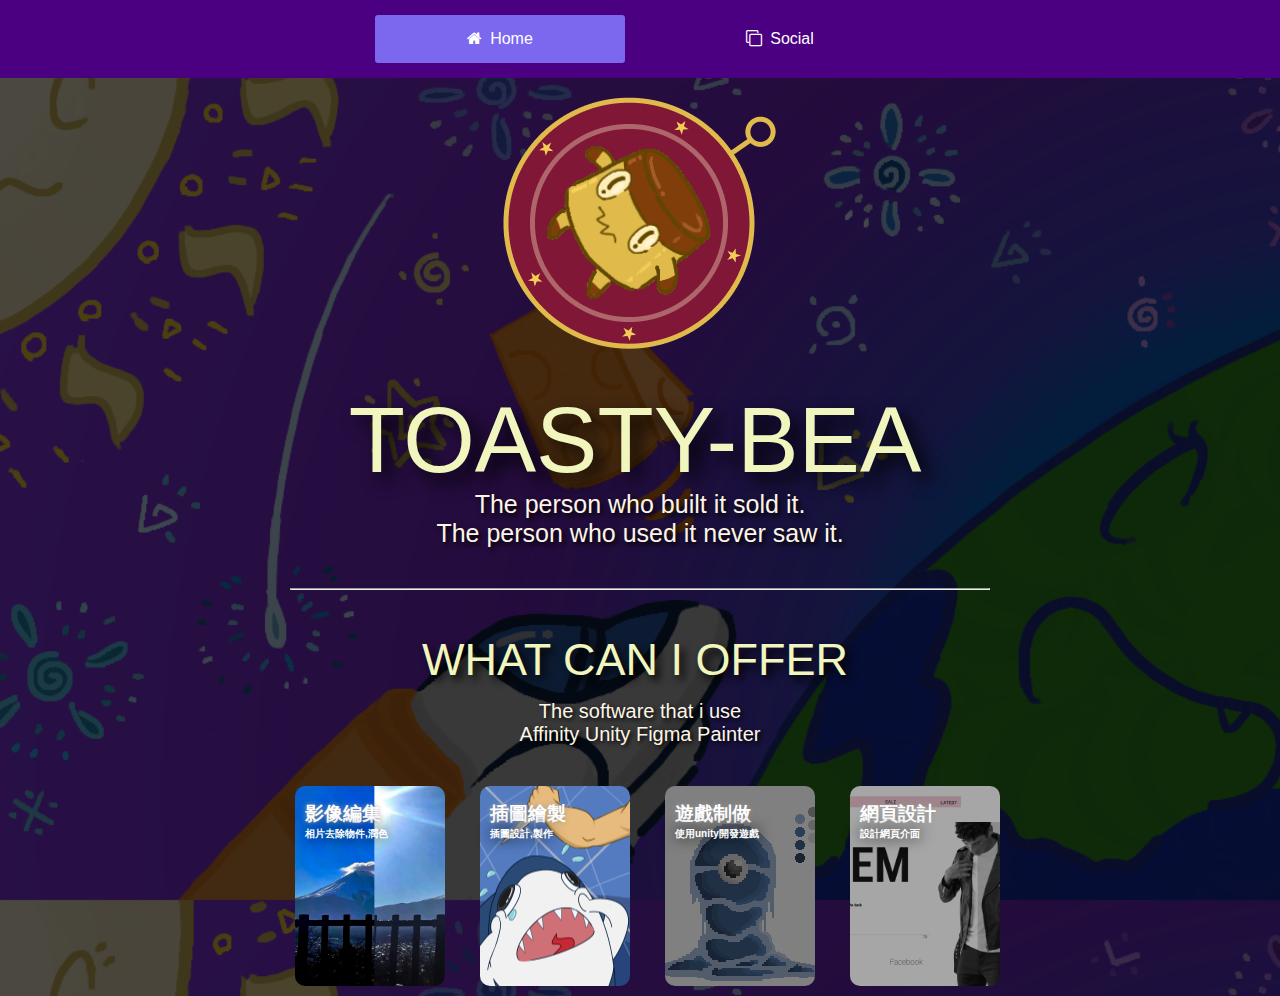
<file: index.html>
﻿<!DOCTYPE Html>
<html>
    <Head>

        <meta name="'viewport" content="width=device-width, initial-scale=1.0">
        <title>Toasty-Bea Personal website</title>
        <link rel="stylesheet" href="index.css">
        <link rel="stylesheet" href="https://stackpath.bootstrapcdn.com/font-awesome/4.7.0/css/font-awesome.min.css">
    </Head>
    <body>

        <div class="menu-bar">

            <ul>
                <li class="active"><a href="https://toasty-bea.github.io/"><i class="fa fa-home"></i>Home</a></li>
                <li><a href="https://toasty-bea.github.io/ToastySocialgithub.io/Social.html"><i class="fa fa-clone"></i>Social</a></li>
                
            </ul>
            
        </div>
        <br/>
        <img src="LOGO.png" class="logo">
        <div class="info">
            <h1>TOASTY-BEA</h1>
            <p>The person who built it sold it.<br> The person who used it never saw it.</p>
        </div>
        <hr style="width:700px; margin: auto; " />
        <div class="tab">
            <h2>WHAT CAN I OFFER</h2>
            <p>The software that i use<br/>Affinity Unity Figma Painter </p>
        </div>
        <div class="cando">
            <div class="tag tag1">
                <h3>影像編集</h3>
                <p>相片去除物件,潤色</p>
            </div>
            <div class="tag tag2">
                <h3>插圖繪製</h3>
                <p>插圖設計,製作</p>
            </div>

            <div class="tag tag3">
                <h3>遊戲制做</h3>
                <p>使用unity開發遊戲</p>
            </div>
            <div class="tag tag4">
                <h3>網頁設計</h3>
                <p>設計網頁介面</p>
            </div>
        </div>

        
    </body>

</html>
</file>
<file: index.css>
* {
    padding: 0;
    margin: 0;
    box-sizing: border-box;
}
body {
    width: 100%;
    height: 100vh;
    background-image: linear-gradient(rgba(0,0,0,0.7),rgba(0,0,0,0.7)),url(thespace.png);
    background-position: center;
    background-size: cover;
    box-sizing: border-box;
    font-family: sans-serif
}
/*vvv*/
.menu-bar{
    background: #4B0082;
    text-align: center;
}
.menu-bar ul{
    display: inline-flex;
    list-style: none;
    color: #fff;
}
.menu-bar ul li{
    width: 250px;
    margin: 15px;
    padding: 15px
}
.menu-bar ul li a{
    text-decoration: none;
    color: #fff;
}
/*vvv*/
.active,.menu-bar ul li:hover {
    background: #7B68EE;
    border-radius: 3px;
}
.menu-bar .fa{
    margin-right: 8px;
}

.info {
    padding: 40px 8%;
    color: #f0f6bd;
    text-align: center;

    font-family: 'poppins',sans-serif;
}
.info h1{

   
   bottom:20%;
    font-size: 92px;
    line-height:100px;
    font-weight: normal;
    margin-left: -10px;
    text-shadow: black 0.1em 0.1em 0.2em;
    
    
}
.info p{
    color:#FDF5E6;
    text-align: center;
    font-size: 25px;
    font-weight:200;
    text-shadow: black 0.1em 0.1em 0.2em
}
.logo {
      display: block;
  margin-left: auto;
  margin-right: auto;
  max-width:100%;
  
}

.tag {
    width: 150px;
    height: 200px;
    display: inline-block;
    border-radius: 10px;
    padding: 15px 10px;
    box-sizing: border-box;
    cursor: pointer;
    margin: 10px 10px 10px 25px;
    background-position: center;
    background-size: cover;
    
}
.cando {

    display: flex;
    justify-content:center;
    align-items:center
    flex-wrap: nowrap;
    flex-direction:row;
 
  
  
}

.tag1 {
    max-width:100%;
    background-image: url(photoshope.png);
}
.tag2 {
    max-width:100%;
    background-image: url(poster.png);
}

.tag3 {
    max-width:100%;
    background-image: url(slime0.png);
}

.tag4 {
    max-width:100%;
    background-image: url(design2.png);
}


h3{
    color: #fff;
    text-shadow: 0 0 5px #999;
}

.tag p {
    text-shadow: 0 0 15px #000;
    font-size: 10px;
    font-weight: bold;
    color: #ffffff
}
.tab {
    padding: 40px 8%;
    color: #f0f6bd;
    text-align: center;

    font-family: 'poppins',sans-serif;
}
.tab h2{
    font-size: 45px;
    line-height:80px;
    font-weight: normal;
    margin-left: -10px;
    text-shadow: black 0.1em 0.1em 0.2em;
    
    
}
.tab {
    padding: 30px 5%;
    color: #f0f6bd;
    text-align: center;

    font-family: 'poppins',sans-serif;
}
.tab p{
    color:#FDF5E6;
    text-align: center;
    font-size: 20px;
    font-weight:200;
    text-shadow: black 0.1em 0.1em 0.2em
}
</file>
